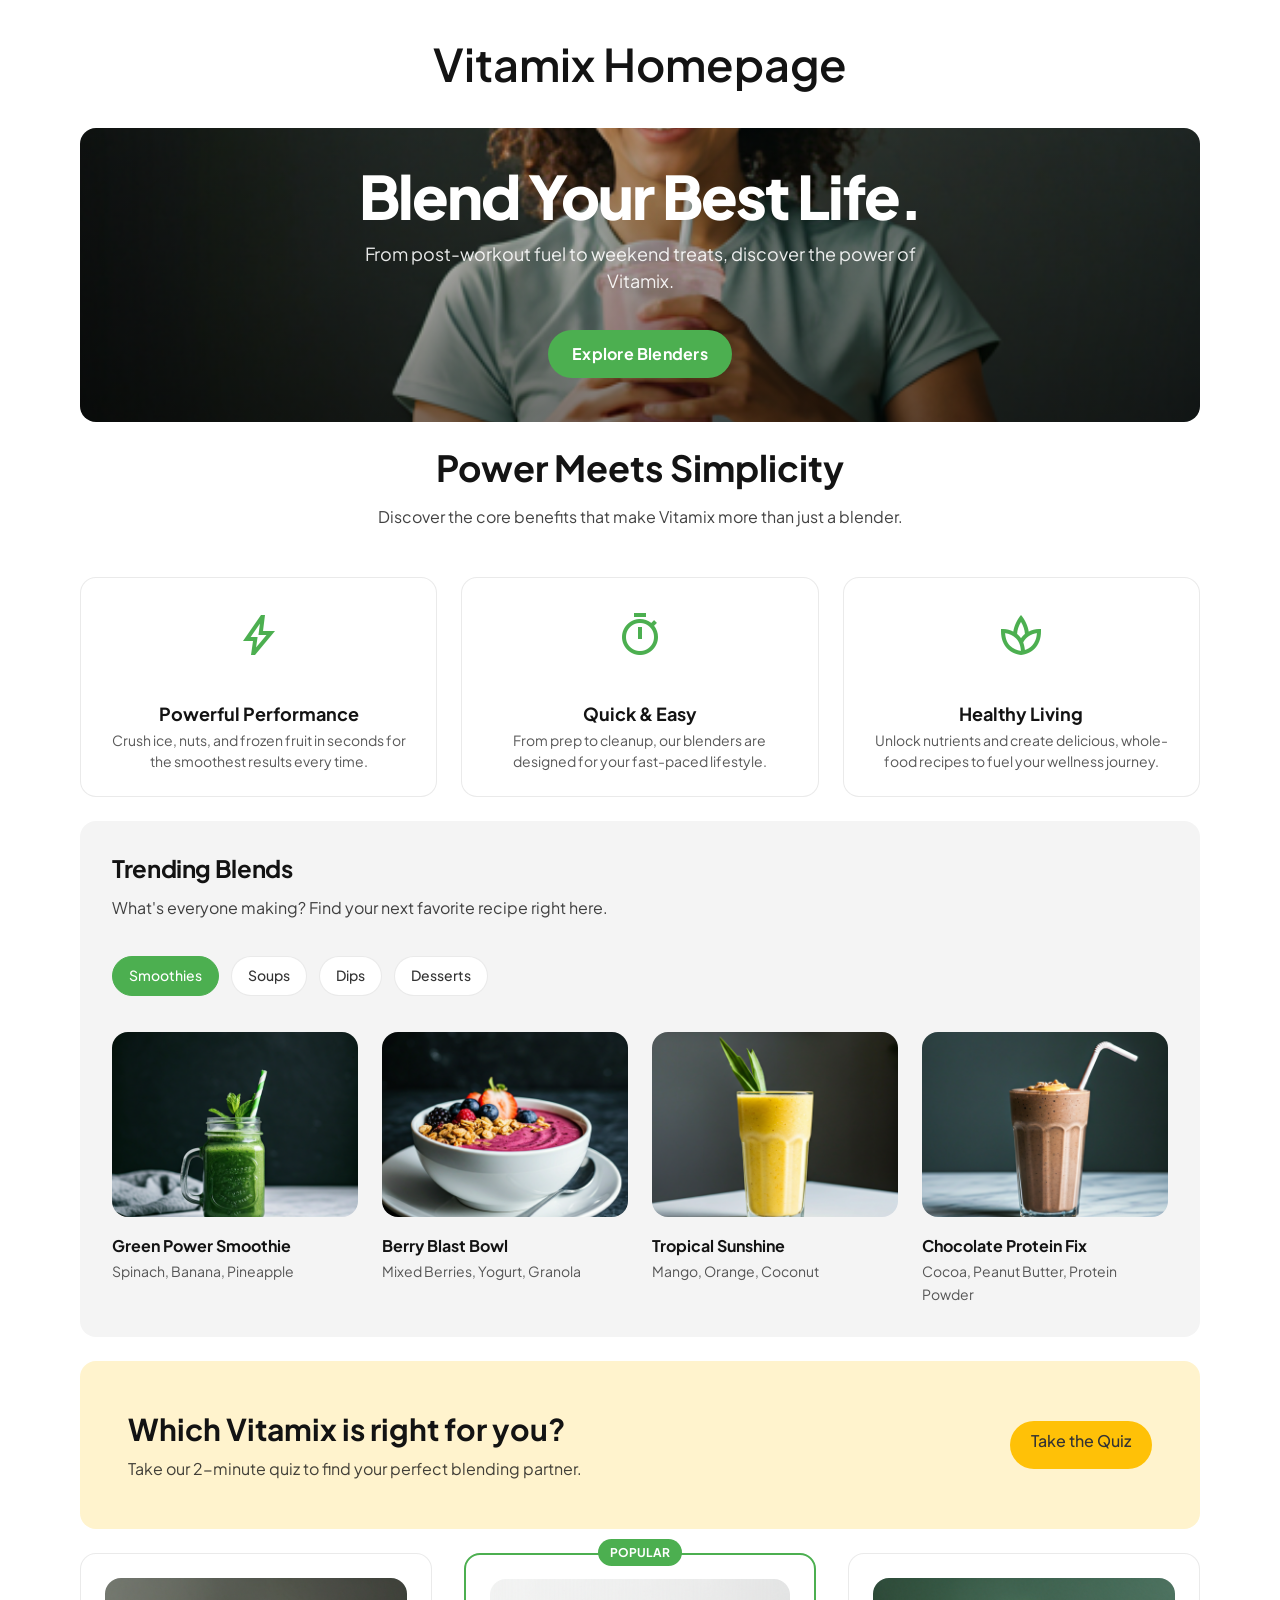
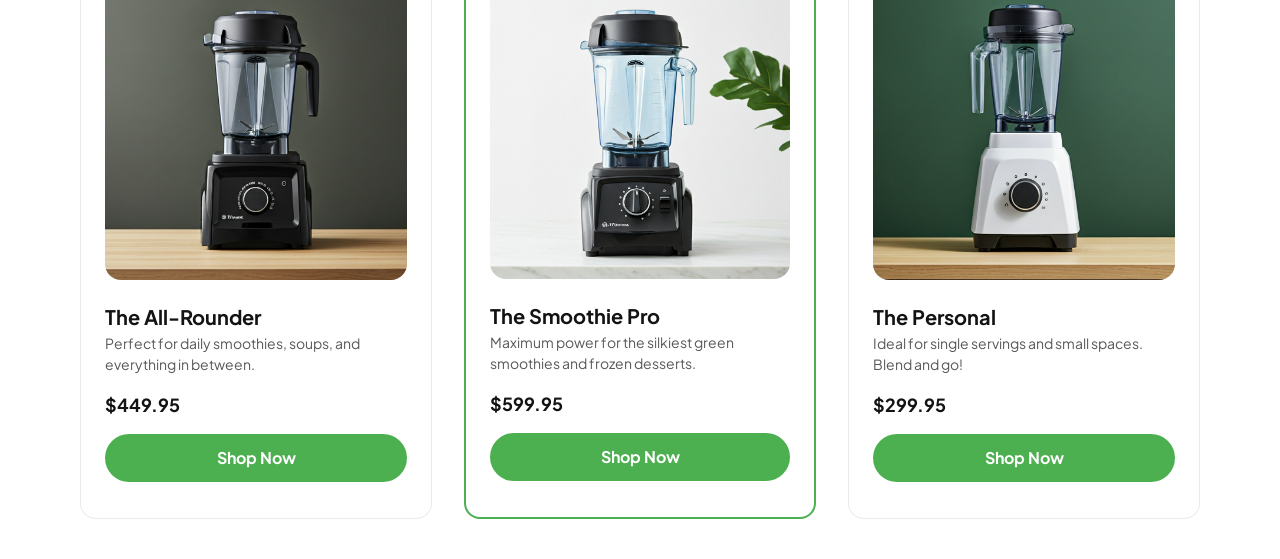
<file: content/vitamix-homepage/index.html>
<!DOCTYPE html>
<html>
<head>
    <title>Vitamix | Blend Your Best Life</title>
    <meta name="description" content="From post-workout fuel to weekend treats, discover the power of Vitamix.">
    <link rel="stylesheet" href="/styles/styles.css"/>
    <script type="module" src="/scripts/scripts.js"></script>
</head>
<body>
    <main>
        <div>
            <h1>Vitamix Homepage</h1>
            
            <!-- Hero Block -->
            <div class="hero">
                <div>
                    <div>
                        <picture>
                            <img src="./.images/hero-background.jpg" alt="Dynamic video showcasing healthy lifestyles">
                        </picture>
                    </div>
                    <div>
                        <strong>Blend Your Best Life.</strong>
                    </div>
                </div>
                <div>
                    <div></div>
                    <div>From post-workout fuel to weekend treats, discover the power of Vitamix.</div>
                </div>
                <div>
                    <div></div>
                    <div><a href="#">Explore Blenders</a></div>
                </div>
            </div>

            <!-- Features Block -->
            <div class="features">
                <div>
                    <div></div>
                    <div>Power Meets Simplicity</div>
                    <div></div>
                </div>
                <div>
                    <div></div>
                    <div>Discover the core benefits that make Vitamix more than just a blender.</div>
                    <div></div>
                </div>
                <div>
                    <div>⚡</div>
                    <div>Powerful Performance</div>
                    <div>Crush ice, nuts, and frozen fruit in seconds for the smoothest results every time.</div>
                </div>
                <div>
                    <div>⏱️</div>
                    <div>Quick &amp; Easy</div>
                    <div>From prep to cleanup, our blenders are designed for your fast-paced lifestyle.</div>
                </div>
                <div>
                    <div>🌿</div>
                    <div>Healthy Living</div>
                    <div>Unlock nutrients and create delicious, whole-food recipes to fuel your wellness journey.</div>
                </div>
            </div>

            <!-- Recipe Cards Block -->
            <div class="recipe-cards">
                <div>
                    <div></div>
                    <div>Trending Blends</div>
                </div>
                <div>
                    <div></div>
                    <div>What's everyone making? Find your next favorite recipe right here.</div>
                </div>
                <div>
                    <div></div>
                    <div>Smoothies, Soups, Dips, Desserts</div>
                </div>
                <div>
                    <div>
                        <picture>
                            <img src="./.images/green-smoothie.jpg" alt="Green Power Smoothie">
                        </picture>
                    </div>
                    <div>Green Power Smoothie</div>
                    <div>Spinach, Banana, Pineapple</div>
                </div>
                <div>
                    <div>
                        <picture>
                            <img src="./.images/berry-bowl.jpg" alt="Berry Blast Bowl">
                        </picture>
                    </div>
                    <div>Berry Blast Bowl</div>
                    <div>Mixed Berries, Yogurt, Granola</div>
                </div>
                <div>
                    <div>
                        <picture>
                            <img src="./.images/tropical-smoothie.jpg" alt="Tropical Sunshine">
                        </picture>
                    </div>
                    <div>Tropical Sunshine</div>
                    <div>Mango, Orange, Coconut</div>
                </div>
                <div>
                    <div>
                        <picture>
                            <img src="./.images/chocolate-smoothie.jpg" alt="Chocolate Protein Fix">
                        </picture>
                    </div>
                    <div>Chocolate Protein Fix</div>
                    <div>Cocoa, Peanut Butter, Protein Powder</div>
                </div>
            </div>

            <!-- CTA Banner Block -->
            <div class="cta-banner">
                <div>
                    <div></div>
                    <div>Which Vitamix is right for you?</div>
                </div>
                <div>
                    <div></div>
                    <div>Take our 2-minute quiz to find your perfect blending partner.</div>
                </div>
                <div>
                    <div></div>
                    <div><a href="#">Take the Quiz</a></div>
                </div>
            </div>

            <!-- Product Cards Block -->
            <div class="product-cards">
                <div>
                    <div>Meet the Lineup</div>
                </div>
                <div>
                    <div>
                        <picture>
                            <img src="./.images/blender-black.jpg" alt="The All-Rounder">
                        </picture>
                    </div>
                    <div></div>
                    <div>The All-Rounder</div>
                    <div>Perfect for daily smoothies, soups, and everything in between.</div>
                    <div>$449.95</div>
                    <div><a href="#">Shop Now</a></div>
                </div>
                <div>
                    <div>
                        <picture>
                            <img src="./.images/blender-steel.jpg" alt="The Smoothie Pro">
                        </picture>
                    </div>
                    <div>POPULAR</div>
                    <div>The Smoothie Pro</div>
                    <div>Maximum power for the silkiest green smoothies and frozen desserts.</div>
                    <div>$599.95</div>
                    <div><a href="#">Shop Now</a></div>
                </div>
                <div>
                    <div>
                        <picture>
                            <img src="./.images/blender-white.jpg" alt="The Personal">
                        </picture>
                    </div>
                    <div></div>
                    <div>The Personal</div>
                    <div>Ideal for single servings and small spaces. Blend and go!</div>
                    <div>$299.95</div>
                    <div><a href="#">Shop Now</a></div>
                </div>
            </div>
        </div>
    </main>
</body>
</html>
</file>
<file: styles/styles.css>
/*
 * Copyright 2020 Adobe. All rights reserved.
 * This file is licensed to you under the Apache License, Version 2.0 (the "License");
 * you may not use this file except in compliance with the License. You may obtain a copy
 * of the License at http://www.apache.org/licenses/LICENSE-2.0
 *
 * Unless required by applicable law or agreed to in writing, software distributed under
 * the License is distributed on an "AS IS" BASIS, WITHOUT WARRANTIES OR REPRESENTATIONS
 * OF ANY KIND, either express or implied. See the License for the specific language
 * governing permissions and limitations under the License.
 */

/* Google Fonts */
@import url('https://fonts.googleapis.com/css2?family=Plus+Jakarta+Sans:wght@400;500;700;800&display=swap');
@import url('https://fonts.googleapis.com/css2?family=Material+Symbols+Outlined:opsz,wght,FILL,GRAD@20..48,100..700,0..1,0..200&display=swap');

/* Material Symbols configuration */
.material-symbols-outlined {
  font-variation-settings: 'FILL' 0, 'wght' 400, 'GRAD' 0, 'opsz' 24;
}

:root {
  /* colors */
  --background-color: white;
  --light-color: #f8f8f8;
  --dark-color: #505050;
  --text-color: #131313;
  --link-color: #3b63fb;
  --link-hover-color: #1d3ecf;

  /* fonts */
  --body-font-family: 'Plus Jakarta Sans', sans-serif;
  --heading-font-family: 'Plus Jakarta Sans', sans-serif;

  /* body sizes */
  --body-font-size-m: 22px;
  --body-font-size-s: 19px;
  --body-font-size-xs: 17px;

  /* heading sizes */
  --heading-font-size-xxl: 55px;
  --heading-font-size-xl: 44px;
  --heading-font-size-l: 34px;
  --heading-font-size-m: 27px;
  --heading-font-size-s: 24px;
  --heading-font-size-xs: 22px;

  /* nav height */
  --nav-height: 64px;
}

/* fallback fonts */
@font-face {
  font-family: roboto-condensed-fallback;
  size-adjust: 88.82%;
  src: local('Arial');
}

@font-face {
  font-family: roboto-fallback;
  size-adjust: 99.529%;
  src: local('Arial');
}

@media (width >= 900px) {
  :root {
    /* body sizes */
    --body-font-size-m: 18px;
    --body-font-size-s: 16px;
    --body-font-size-xs: 14px;

    /* heading sizes */
    --heading-font-size-xxl: 45px;
    --heading-font-size-xl: 36px;
    --heading-font-size-l: 28px;
    --heading-font-size-m: 22px;
    --heading-font-size-s: 20px;
    --heading-font-size-xs: 18px;
  }
}

body {
  display: none;
  margin: 0;
  background-color: var(--background-color);
  color: var(--text-color);
  font-family: var(--body-font-family);
  font-size: var(--body-font-size-m);
  line-height: 1.6;
}

body.appear {
  display: block;
}

header {
  height: var(--nav-height);
}

header .header,
footer .footer {
  visibility: hidden;
}

header .header[data-block-status="loaded"],
footer .footer[data-block-status="loaded"] {
  visibility: visible;
}

h1,
h2,
h3,
h4,
h5,
h6 {
  margin-top: 0.8em;
  margin-bottom: 0.25em;
  font-family: var(--heading-font-family);
  font-weight: 600;
  line-height: 1.25;
  scroll-margin: 40px;
}

h1 { font-size: var(--heading-font-size-xxl); }
h2 { font-size: var(--heading-font-size-xl); }
h3 { font-size: var(--heading-font-size-l); }
h4 { font-size: var(--heading-font-size-m); }
h5 { font-size: var(--heading-font-size-s); }
h6 { font-size: var(--heading-font-size-xs); }

p,
dl,
ol,
ul,
pre,
blockquote {
  margin-top: 0.8em;
  margin-bottom: 0.25em;
}

code,
pre {
  font-size: var(--body-font-size-s);
}

pre {
  padding: 16px;
  border-radius: 8px;
  background-color: var(--light-color);
  overflow-x: auto;
  white-space: pre;
}

main > div {
  margin: 40px 16px;
}

input,
textarea,
select,
button {
  font: inherit;
}

/* links */
a:any-link {
  color: var(--link-color);
  text-decoration: none;
  overflow-wrap: break-word;
}

a:hover {
  color: var(--link-hover-color);
  text-decoration: underline;
}

/* buttons */
a.button:any-link,
button {
  box-sizing: border-box;
  display: inline-block;
  max-width: 100%;
  margin: 12px 0;
  border: 2px solid transparent;
  border-radius: 2.4em;
  padding: 0.5em 1.2em;
  font-family: var(--body-font-family);
  font-style: normal;
  font-weight: 500;
  line-height: 1.25;
  text-align: center;
  text-decoration: none;
  background-color: var(--link-color);
  color: var(--background-color);
  cursor: pointer;
  overflow: hidden;
  text-overflow: ellipsis;
  white-space: nowrap;
}

a.button:hover,
a.button:focus,
button:hover,
button:focus {
  background-color: var(--link-hover-color);
  cursor: pointer;
}

button:disabled,
button:disabled:hover {
  background-color: var(--light-color);
  cursor: unset;
}

a.button.secondary,
button.secondary {
  background-color: unset;
  border: 2px solid currentcolor;
  color: var(--text-color);
}

main img {
  max-width: 100%;
  width: auto;
  height: auto;
}

.icon {
  display: inline-block;
  height: 24px;
  width: 24px;
}

.icon img {
  height: 100%;
  width: 100%;
}

/* sections */
main > .section {
  margin: 40px 0;
}

main > .section > div {
  max-width: 1200px;
  margin: auto;
  padding: 0 24px;
}

main > .section:first-of-type {
  margin-top: 0;
}

@media (width >= 900px) {
  main > .section > div {
    padding: 0 32px;
  }
}

/* section metadata */
main .section.light,
main .section.highlight {
  background-color: var(--light-color);
  margin: 0;
  padding: 40px 0;
}
</file>
